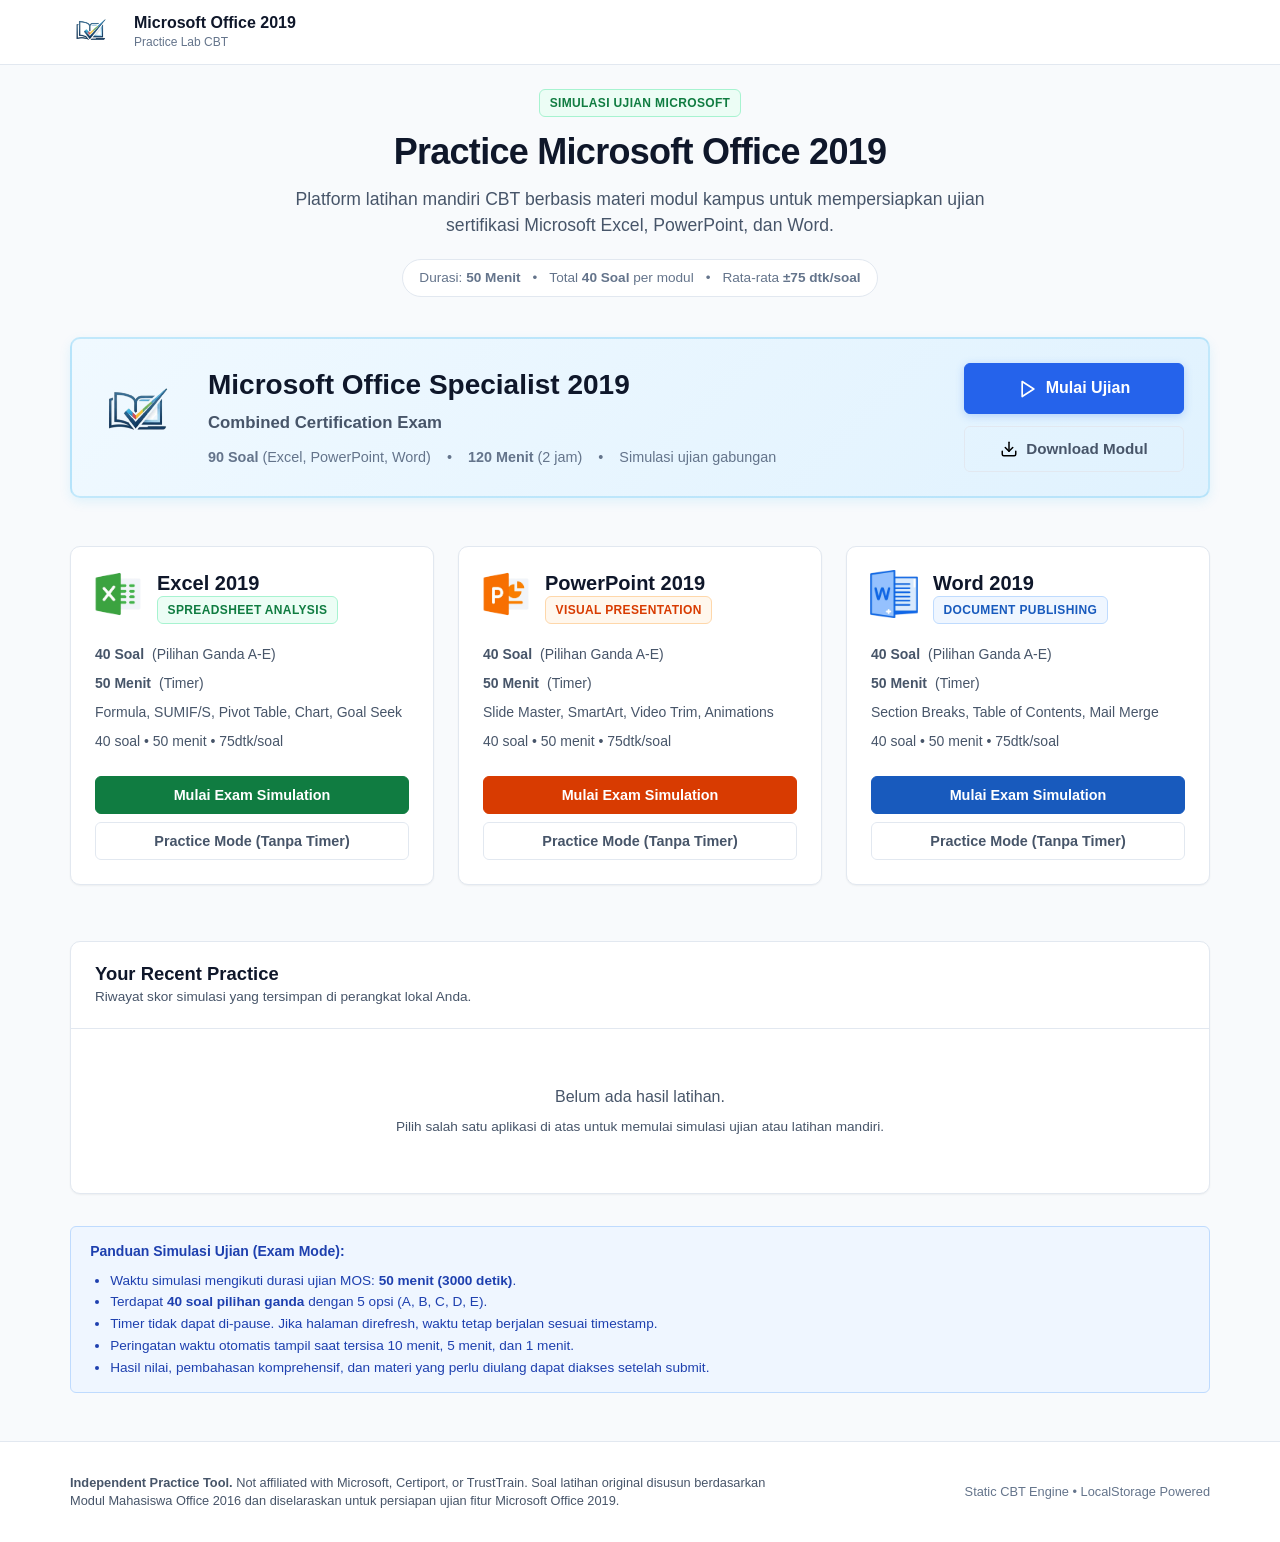
<file: index.html>
<!DOCTYPE html>
<html lang="id">
<head>
  <meta charset="UTF-8">
  <meta name="viewport" content="width=device-width, initial-scale=1.0">
  <meta name="description" content="Simulasi Ujian CBT Microsoft Office 2019 (Excel, PowerPoint, Word) berbasis Modul Mahasiswa Office 2016 dan standar durasi ujian MOS.">
  <link rel="icon" type="image/png" href="assets/images/logo.png">
  <title>Microsoft Office 2019 Practice Lab | Simulasi CBT Mandiri</title>
  <link rel="stylesheet" href="assets/css/tokens.css">
  <link rel="stylesheet" href="assets/css/base.css">
  <link rel="stylesheet" href="assets/css/components/button.css">
  <link rel="stylesheet" href="assets/css/components/badge.css">
  <link rel="stylesheet" href="assets/css/components/card.css">
  <link rel="stylesheet" href="assets/css/components/alert.css">
  <link rel="stylesheet" href="assets/css/components/modal.css">
  <link rel="stylesheet" href="assets/css/components/animations.css">
</head>
<body>

  <!-- Top Navigation -->
  <nav class="navbar" aria-label="Main Navigation">
    <div class="container navbar-inner">
      <a href="index.html" class="brand-link" aria-label="Kembali ke Beranda">
        <img src="assets/images/logo.png" alt="Logo" style="width:40px;height:40px;object-fit:contain;margin-right:0.75rem;" onerror="this.style.display='none'">
        <div class="brand-text">
          <span class="brand-title">Microsoft Office 2019</span>
          <span class="brand-subtitle">Practice Lab CBT</span>
        </div>
      </a>
      <div class="nav-actions" aria-hidden="true"></div>
    </div>
  </nav>

  <!-- Main Content -->
  <main>
    <div class="container">
      
      <!-- Hero Section -->
      <section style="margin-bottom:2.5rem;text-align:center;max-width:760px;margin-inline:auto;">
        <span class="badge badge-excel" style="margin-bottom:0.75rem;">Simulasi Ujian Microsoft</span>
        <h1 style="margin-bottom:0.75rem;font-size:2.25rem;letter-spacing:-0.02em;">Practice Microsoft Office 2019</h1>
        <p style="font-size:1.1rem;color:var(--text-secondary);margin-bottom:1.25rem;">
          Platform latihan mandiri CBT berbasis materi modul kampus untuk mempersiapkan ujian sertifikasi Microsoft Excel, PowerPoint, dan Word.
        </p>
        <div style="display:inline-flex;align-items:center;gap:0.75rem;background:var(--bg-surface);padding:0.5rem 1rem;border-radius:var(--radius-full);border:1px solid var(--border-light);font-size:0.85rem;color:var(--text-muted);flex-wrap:wrap;justify-content:center;">
          <span class="text-detail-desktop">Durasi: <strong>50 Menit</strong></span>
          <span class="separator-desktop">&bull;</span>
          <span class="text-detail-desktop">Total <strong>40 Soal</strong> per modul</span>
          <span class="separator-desktop">&bull;</span>
          <span class="text-detail-desktop">Rata-rata <strong>&plusmn;75 dtk/soal</strong></span>
          
          <span class="text-detail-mobile"><strong>50 menit</strong> &bull; <strong>40 soal</strong> &bull; <strong>75dtk/soal</strong></span>
        </div>
      </section>

      <!-- Active Ongoing Exam Banner -->
      <div id="activeExamBanner" style="display:none;margin-bottom:2rem;">
        <div class="alert alert-warning" style="display:flex;align-items:center;justify-content:space-between;flex-wrap:wrap;gap:1rem;">
          <div>
            <strong>Simulasi Ujian Sedang Berjalan</strong>
            <p id="activeExamDesc" style="font-size:0.85rem;margin-top:0.25rem;">Anda memiliki sesi ujian yang belum selesai.</p>
          </div>
          <div style="display:flex;gap:0.5rem;">
            <a id="btnResumeExam" href="exam.html" class="btn btn-warning btn-sm">Lanjutkan Ujian</a>
            <button id="btnDiscardExam" type="button" class="btn btn-outline btn-sm">Batalkan Sesi</button>
          </div>
        </div>
      </div>

      <!-- Combined Exam Card -->
      <article class="card card-hover app-card" style="grid-column: 1 / -1; background: linear-gradient(135deg, #f0f9ff 0%, #e0f2fe 100%); border: 2px solid rgba(14,165,233,0.2); box-shadow: 0 4px 12px rgba(14,165,233,0.1);">
        <div class="card-body">
          <div style="display:flex;align-items:center;gap:2rem;flex-wrap:wrap;">
            <!-- Logo -->
            <div style="flex-shrink:0;">
              <img src="assets/images/logo.png" alt="Microsoft Office Specialist" style="width:80px;height:80px;object-fit:contain;" onerror="this.style.display='none'">
            </div>
            
            <!-- Content -->
            <div style="flex:1;min-width:300px;">
              <h3 style="font-size:1.75rem;margin-bottom:0.5rem;font-weight:800;color:var(--text-primary);">
                Microsoft Office Specialist 2019
              </h3>
              <p style="font-size:1.05rem;color:var(--text-secondary);margin-bottom:0.75rem;font-weight:600;">
                Combined Certification Exam
              </p>
              <div style="display:flex;align-items:center;gap:1rem;flex-wrap:wrap;font-size:0.9rem;color:var(--text-muted);">
                <span>
                  <strong>90 Soal</strong>
                  <span class="text-detail-desktop"> (Excel, PowerPoint, Word)</span>
                </span>
                <span class="separator-desktop">&bull;</span>
                <span>
                  <strong>120 Menit</strong>
                  <span class="text-detail-desktop"> (2 jam)</span>
                </span>
                <span class="separator-desktop">&bull;</span>
                <span class="text-detail-desktop">Simulasi ujian gabungan</span>
              </div>
            </div>
            
            <!-- Actions -->
            <div style="display:flex;flex-direction:column;gap:0.75rem;min-width:220px;">
              <button onclick="showCombinedExamModal()" class="btn btn-primary" style="font-size:1rem;padding:0.875rem 1.75rem;display:inline-flex;align-items:center;justify-content:center;gap:0.5rem;box-shadow:0 2px 8px rgba(59,130,246,0.3);transition:all 0.2s ease;">
                <img src="assets/images/play-icon.svg" alt="" style="width:20px;height:20px;filter:brightness(0) invert(1);" onerror="this.style.display='none'">
                Mulai Ujian
              </button>
              <a href="docs/MOS-2019-Module.pdf" download class="btn btn-outline" style="font-size:0.95rem;padding:0.75rem 1.5rem;display:inline-flex;align-items:center;justify-content:center;gap:0.5rem;transition:all 0.2s ease;">
                <img src="assets/images/download-icon.svg" alt="" style="width:18px;height:18px;" onerror="this.style.display='none'">
                Download Modul
              </a>
            </div>
          </div>
        </div>
      </article>

      <hr style="grid-column: 1 / -1; border: 0; border-top: 1px solid var(--border); margin: 1.5rem 0;">

      <!-- Application Selection Cards -->
      <section aria-labelledby="apps-heading">
        <h2 id="apps-heading" class="sr-only">Pilih Modul Aplikasi</h2>
        <div class="apps-grid">

          <!-- Excel Card -->
          <article class="card card-hover app-card">
            <div class="card-body">
              <div class="app-card-top">
                <div class="app-icon-box" style="background:none;padding:0;border:none;">
                  <img src="assets/images/excel-icon.png" alt="Excel" style="width:48px;height:48px;object-fit:contain;" onerror="this.style.display='none'">
                </div>
                <div>
                  <h3 style="font-size:1.25rem;">Excel 2019</h3>
                  <span class="badge badge-excel">Spreadsheet Analysis</span>
                </div>
              </div>

              <div class="app-meta-list">
                <div class="app-meta-item text-detail-desktop">
                  <strong>40 Soal</strong>
                  <span> (Pilihan Ganda A-E)</span>
                </div>
                <div class="app-meta-item text-detail-desktop">
                  <strong>50 Menit</strong>
                  <span> (Timer)</span>
                </div>
                <div class="app-meta-item text-detail-desktop">
                  <span>Formula, SUMIF/S, Pivot Table, Chart, Goal Seek</span>
                </div>
                <div class="app-meta-item text-detail-mobile">
                  40 soal &bull; 50 menit &bull; 75dtk/soal
                </div>
              </div>

              <div class="app-actions">
                <a href="exam.html?app=excel" class="btn btn-excel btn-block" id="btn-exam-excel">Mulai Exam Simulation</a>
                <a href="practice.html?app=excel" class="btn btn-outline btn-block" id="btn-practice-excel">Practice Mode (Tanpa Timer)</a>
              </div>
            </div>
          </article>

          <!-- PowerPoint Card -->
          <article class="card card-hover app-card">
            <div class="card-body">
              <div class="app-card-top">
                <div class="app-icon-box" style="background:none;padding:0;border:none;">
                  <img src="assets/images/powerpoint-icon.png" alt="PowerPoint" style="width:48px;height:48px;object-fit:contain;" onerror="this.style.display='none'">
                </div>
                <div>
                  <h3 style="font-size:1.25rem;">PowerPoint 2019</h3>
                  <span class="badge badge-ppt">Visual Presentation</span>
                </div>
              </div>

              <div class="app-meta-list">
                <div class="app-meta-item text-detail-desktop">
                  <strong>40 Soal</strong>
                  <span> (Pilihan Ganda A-E)</span>
                </div>
                <div class="app-meta-item text-detail-desktop">
                  <strong>50 Menit</strong>
                  <span> (Timer)</span>
                </div>
                <div class="app-meta-item text-detail-desktop">
                  <span>Slide Master, SmartArt, Video Trim, Animations</span>
                </div>
                <div class="app-meta-item text-detail-mobile">
                  40 soal &bull; 50 menit &bull; 75dtk/soal
                </div>
              </div>

              <div class="app-actions">
                <a href="exam.html?app=powerpoint" class="btn btn-ppt btn-block" id="btn-exam-ppt">Mulai Exam Simulation</a>
                <a href="practice.html?app=powerpoint" class="btn btn-outline btn-block" id="btn-practice-ppt">Practice Mode (Tanpa Timer)</a>
              </div>
            </div>
          </article>

          <!-- Word Card -->
          <article class="card card-hover app-card">
            <div class="card-body">
              <div class="app-card-top">
                <div class="app-icon-box" style="background:none;padding:0;border:none;">
                  <img src="assets/images/word-icon.png" alt="Word" style="width:48px;height:48px;object-fit:contain;" onerror="this.style.display='none'">
                </div>
                <div>
                  <h3 style="font-size:1.25rem;">Word 2019</h3>
                  <span class="badge badge-word">Document Publishing</span>
                </div>
              </div>

              <div class="app-meta-list">
                <div class="app-meta-item text-detail-desktop">
                  <strong>40 Soal</strong>
                  <span> (Pilihan Ganda A-E)</span>
                </div>
                <div class="app-meta-item text-detail-desktop">
                  <strong>50 Menit</strong>
                  <span> (Timer)</span>
                </div>
                <div class="app-meta-item text-detail-desktop">
                  <span>Section Breaks, Table of Contents, Mail Merge</span>
                </div>
                <div class="app-meta-item text-detail-mobile">
                  40 soal &bull; 50 menit &bull; 75dtk/soal
                </div>
              </div>

              <div class="app-actions">
                <a href="exam.html?app=word" class="btn btn-word btn-block" id="btn-exam-word">Mulai Exam Simulation</a>
                <a href="practice.html?app=word" class="btn btn-outline btn-block" id="btn-practice-word">Practice Mode (Tanpa Timer)</a>
              </div>
            </div>
          </article>

        </div>
      </section>

      <!-- Recent Practice History -->
      <section style="margin-top:3.5rem;">
        <div class="card">
          <div class="card-header">
            <div>
              <h3>Your Recent Practice</h3>
              <p style="font-size:0.85rem;margin-top:2px;">Riwayat skor simulasi yang tersimpan di perangkat lokal Anda.</p>
            </div>
            <button id="btnClearHistory" type="button" class="btn btn-outline btn-sm" style="display:none;">Hapus Riwayat</button>
          </div>
          <div class="card-body">
            <div id="emptyHistoryNotice" style="text-align:center;padding:2rem 1rem;color:var(--text-muted);">
              <p style="font-size:1rem;font-weight:500;">Belum ada hasil latihan.</p>
              <p style="font-size:0.85rem;margin-top:0.5rem;">Pilih salah satu aplikasi di atas untuk memulai simulasi ujian atau latihan mandiri.</p>
            </div>
            <div id="recentHistoryContainer"></div>
          </div>
        </div>
      </section>

      <!-- Exam Rules Information -->
      <section style="margin-top:2rem;">
        <div class="alert alert-info">
          <div>
            <strong>Panduan Simulasi Ujian (Exam Mode):</strong>
            <ul style="margin-left:1.25rem;margin-top:0.5rem;font-size:0.85rem;line-height:1.6;">
              <li>Waktu simulasi mengikuti durasi ujian MOS: <strong>50 menit (3000 detik)</strong>.</li>
              <li>Terdapat <strong>40 soal pilihan ganda</strong> dengan 5 opsi (A, B, C, D, E).</li>
              <li>Timer tidak dapat di-pause. Jika halaman direfresh, waktu tetap berjalan sesuai timestamp.</li>
              <li>Peringatan waktu otomatis tampil saat tersisa 10 menit, 5 menit, dan 1 menit.</li>
              <li>Hasil nilai, pembahasan komprehensif, dan materi yang perlu diulang dapat diakses setelah submit.</li>
            </ul>
          </div>
        </div>
      </section>

    </div>
  </main>

  <!-- Site Footer -->
  <footer class="site-footer">
    <div class="container footer-inner">
      <div style="max-width:700px;font-size:0.8rem;line-height:1.4;color:var(--text-muted);">
        <p class="footer-text-desktop">
          <strong>Independent Practice Tool.</strong> Not affiliated with Microsoft, Certiport, or TrustTrain. 
          Soal latihan original disusun berdasarkan Modul Mahasiswa Office 2016 dan diselaraskan untuk persiapan ujian fitur Microsoft Office 2019.
        </p>
        <p class="footer-text-mobile">
          <strong>Practice Tool</strong> &mdash; Not affiliated with Microsoft.
        </p>
      </div>
      <div style="font-size:0.8rem;color:var(--text-muted);">
        Static CBT Engine &bull; LocalStorage Powered
      </div>
    </div>
  </footer>

  <!-- Combined Exam Info Modal -->
  <div id="combinedExamModal" class="modal-backdrop" style="display:none;">
    <div class="modal-dialog" role="dialog" aria-labelledby="combinedExamTitle" aria-modal="true" style="max-width:560px;">
      <div class="modal-header">
        <h3 id="combinedExamTitle" style="font-size:1.25rem;margin:0;font-weight:700;">Microsoft Office 2019</h3>
        <button type="button" class="modal-close" onclick="hideCombinedExamModal()" aria-label="Tutup" style="background:rgba(0,0,0,0.05);border:none;border-radius:50%;width:32px;height:32px;display:flex;align-items:center;justify-content:center;cursor:pointer;transition:all 0.2s ease;padding:0;" onmouseover="this.style.background='rgba(0,0,0,0.1)'" onmouseout="this.style.background='rgba(0,0,0,0.05)'">
          <svg width="16" height="16" viewBox="0 0 16 16" fill="none" stroke="currentColor" stroke-width="2" stroke-linecap="round"><path d="M12 4L4 12M4 4l8 8"/></svg>
        </button>
      </div>
      <div class="modal-body" style="padding:1.5rem;">
        <div style="background:var(--bg-surface);padding:1rem;border-radius:var(--radius-sm);border:1px solid var(--border);margin-bottom:1.25rem;">
          <h4 style="font-size:1rem;font-weight:700;margin-bottom:0.75rem;color:var(--text-secondary);">Format Ujian</h4>
          <ul style="margin:0;padding-left:1.25rem;font-size:0.9rem;line-height:1.8;color:var(--text-primary);">
            <li><strong>90 Soal</strong>: Excel (30) + PowerPoint (30) + Word (30)</li>
            <li><strong>120 Menit</strong> (2 jam) dengan timer countdown</li>
            <li>Soal dipilih acak dari total 120 soal tersedia</li>
            <li>Urutan soal dan opsi jawaban diacak</li>
          </ul>
        </div>
        
        <div style="background:var(--status-warning-bg);padding:1rem;border-radius:var(--radius-sm);border:1px solid var(--status-warning);margin-bottom:1.25rem;">
          <h4 style="font-size:0.95rem;font-weight:700;margin-bottom:0.5rem;color:var(--text-secondary);">Aturan Ujian</h4>
          <ul style="margin:0;padding-left:1.25rem;font-size:0.85rem;line-height:1.6;color:var(--text-primary);">
            <li>Timer tidak dapat di-pause atau dihentikan</li>
            <li>Refresh halaman tidak mereset timer (timestamp-based)</li>
            <li>Sistem otomatis submit saat waktu habis (00:00)</li>
            <li>Anda dapat menandai soal untuk direview nanti</li>
            <li>Hasil final dan pembahasan ditampilkan setelah submit</li>
          </ul>
        </div>
        
        <p style="font-size:0.85rem;color:var(--text-muted);margin-bottom:1.5rem;text-align:center;">
          Pastikan Anda siap dan memiliki waktu luang 2 jam sebelum memulai.
        </p>
        
        <div style="display:flex;gap:0.75rem;">
          <button onclick="hideCombinedExamModal()" class="btn btn-outline" style="flex:1;">Batal</button>
          <button onclick="confirmStartCombinedExam()" class="btn btn-primary" style="flex:2;">Mulai Sekarang</button>
        </div>
      </div>
    </div>
  </div>

  <!-- Scripts -->
  <script src="assets/js/components/modal-alert.js"></script>
  <script src="assets/js/core/constants.js"></script>
  <script src="assets/js/services/storage.js"></script>
  <script src="assets/js/pages/dashboard.js"></script>
</body>
</html>
</file>
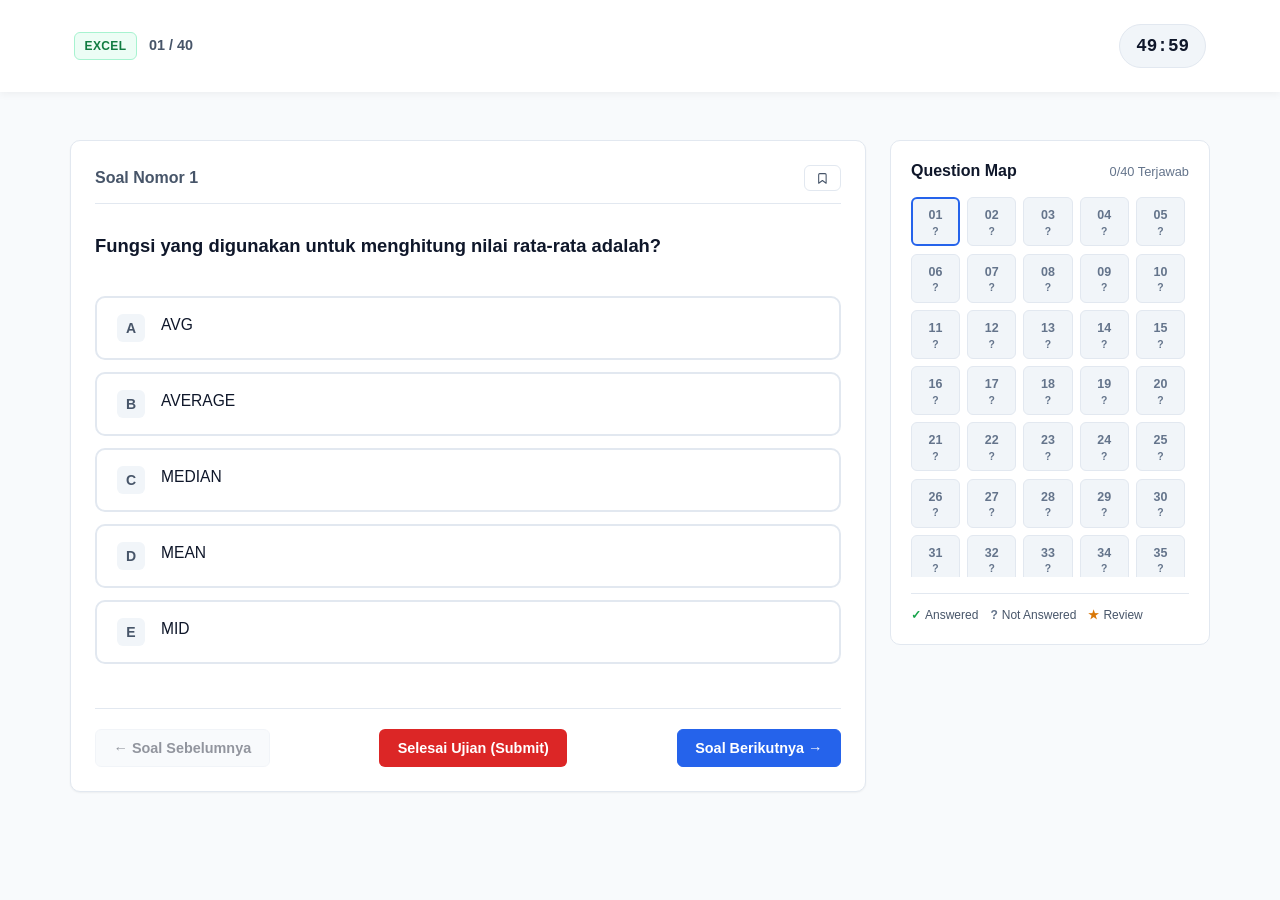
<file: exam.html>
<!DOCTYPE html>
<html lang="id">
<head>
  <meta charset="UTF-8">
  <meta name="viewport" content="width=device-width, initial-scale=1.0">
  <meta name="description" content="Exam Simulation Mode CBT Microsoft Office 2019 - 40 Soal, 50 Menit dengan sistem timer standar MOS.">
  <link rel="icon" type="image/png" href="assets/images/logo.png">
  <title>Exam Simulation | Microsoft Office 2019 Practice Lab</title>
  <link rel="stylesheet" href="assets/css/tokens.css">
  <link rel="stylesheet" href="assets/css/base.css">
  <link rel="stylesheet" href="assets/css/components/button.css">
  <link rel="stylesheet" href="assets/css/components/badge.css">
  <link rel="stylesheet" href="assets/css/components/card.css">
  <link rel="stylesheet" href="assets/css/components/option.css">
  <link rel="stylesheet" href="assets/css/components/timer.css">
  <link rel="stylesheet" href="assets/css/components/alert.css">
  <link rel="stylesheet" href="assets/css/components/modal.css">
    <link rel="stylesheet" href="assets/css/components/exam-header.css">
    <link rel="stylesheet" href="assets/css/components/practice-feedback.css">
    <link rel="stylesheet" href="assets/css/components/animations.css">
  </head>
<body>

  <!-- Exam Top Bar -->
  <header class="exam-header">
    <!-- Desktop Header (>= 992px) -->
    <div class="exam-header-desktop">
      <div class="container" style="display:flex;align-items:center;justify-content:space-between;padding:0.75rem 1.5rem;gap:2rem;">
        <!-- Left: App Badge + Counter + Review -->
        <div style="display:flex;align-items:center;gap:0.75rem;">
          <span class="badge" id="appBadgeDesktop">Excel</span>
          <span class="badge badge-secondary" id="qAppBadgeDesktop" style="display:none;font-size:0.7rem;"></span>
          <span id="qHeaderCounterDesktop" style="font-size:0.9rem;font-weight:600;color:var(--text-secondary);">01 / 40</span>
          <span id="reviewStatusBadgeDesktop" style="display:none;color:var(--status-warning);font-size:1.1rem;" title="Ditandai untuk review">★</span>
        </div>
        
        <!-- Right: Timer -->
        <div id="examTimerPillDesktop" class="timer-pill" style="font-size:1.1rem;font-weight:700;padding:0.5rem 1rem;">
          <span id="timerDisplayDesktop">50:00</span>
        </div>
      </div>
    </div>
    
    <!-- Mobile Header (< 992px): single compact bar -->
    <div class="exam-header-mobile">
      <div style="display:flex;align-items:center;justify-content:space-between;gap:0.5rem;padding:0.65rem 0.85rem;background:var(--surface);border-bottom:1px solid var(--border);">
        <div style="display:flex;align-items:center;gap:0.45rem;min-width:0;">
          <span class="badge" id="appBadge">Excel</span>
          <span class="badge badge-secondary" id="qAppBadge" style="display:none;font-size:0.65rem;"></span>
          <span id="qHeaderCounter" style="font-size:0.85rem;font-weight:600;color:var(--text-secondary);white-space:nowrap;">01 / 40</span>
          <span id="reviewStatusBadge" style="display:none;color:var(--status-warning);font-size:1rem;" title="Ditandai untuk review">★</span>
        </div>
        <div style="display:flex;align-items:center;gap:0.4rem;flex-shrink:0;">
          <div id="examTimerPill" class="timer-pill" style="font-size:0.95rem;font-weight:700;padding:0.4rem 0.7rem;">
            <span id="timerDisplay">50:00</span>
          </div>
          <button id="btnSubmitExamMobile" type="button" class="btn btn-danger btn-sm" style="display:none;font-size:0.8rem;padding:0.4rem 0.65rem;">
            Selesai
          </button>
        </div>
      </div>
    </div>
  </header>

  <!-- Main Question Area -->
  <main>
    <div class="container">
      
      <div class="exam-layout">
        
        <!-- Left: Question & Answers -->
        <section class="card" style="padding: 1.5rem;" aria-labelledby="questionHeading">
          <div class="question-container">
            
            <div class="question-top-bar">
              <div style="display: flex; align-items: center; gap: 0.6rem;">
                <h1 id="questionHeading" style="font-size: 1rem; font-weight: 700; color: var(--text-secondary);">
                  Soal Nomor <span id="currentQuestionNum">1</span>
                </h1>
                <span id="reviewStatusBadge" class="badge badge-warning" style="display: none;">
                  ★ Ditandai Review
                </span>
              </div>
              
              <button id="btnMarkReview" type="button" class="btn btn-outline btn-sm" aria-pressed="false">
                ★ Tandai untuk Review
              </button>
            </div>

            <!-- Question Prompt -->
            <div id="questionPrompt" class="question-prompt">
              Memuat soal simulasi...
            </div>

            <!-- Options List A - E -->
            <div id="optionsList" class="options-list" role="radiogroup" aria-label="Pilihan Jawaban">
              <!-- Populated by JS -->
            </div>

            <!-- Bottom Navigation Bar -->
            <div class="exam-footer-nav">
              <button id="btnPrev" type="button" class="btn btn-secondary">
                <span class="btn-text-full">← Soal Sebelumnya</span>
                <span class="btn-text-mobile">← Sebelumnya</span>
              </button>

              <div class="nav-center-action">
                <button id="btnSubmitExam" type="button" class="btn btn-danger">
                  <span class="btn-text-full">Selesai Ujian (Submit)</span>
                  <span class="btn-text-mobile">Selesai</span>
                </button>
              </div>

              <button id="btnNext" type="button" class="btn btn-primary">
                <span class="btn-text-full">Soal Berikutnya →</span>
                <span class="btn-text-mobile">Berikutnya →</span>
              </button>
            </div>

          </div>
        </section>

        <!-- Right: Question Map (Desktop Sidebar) -->
        <aside class="question-map-panel" id="desktopMapPanel">
          <div class="map-header">
            <h2 style="font-size: 1rem;">Question Map</h2>
            <span id="answeredStatusText" style="font-size: 0.8rem; color: var(--text-muted);">0/40 Terjawab</span>
          </div>

          <div id="desktopMapGrid" class="map-grid" aria-label="Navigasi Peta Soal">
            <!-- 40 Question pills -->
          </div>

          <div class="map-legend">
            <div class="legend-item"><span style="color: var(--status-success); font-weight: bold;">✓</span> Answered</div>
            <div class="legend-item"><span style="color: var(--text-muted); font-weight: bold;">?</span> Not Answered</div>
            <div class="legend-item"><span style="color: var(--status-warning); font-weight: bold;">★</span> Review</div>
          </div>
        </aside>

      </div>

    </div>
  </main>

  <!-- Mobile Fullscreen Question Drawer -->
  <div id="examDrawerFullscreen" class="fullscreen-drawer">
    <div class="fullscreen-drawer-header">
      <h3 style="margin:0;font-size:1.1rem;font-weight:700;">Navigasi Soal</h3>
      <div style="font-size:0.85rem;color:var(--text-muted);margin-top:0.25rem;" id="drawerAnsweredStatus">0 / 40 Terjawab</div>
    </div>
    
    <div class="fullscreen-drawer-body">
      <div id="fullscreenMapGrid" class="question-map-grid" style="display:grid;grid-template-columns:repeat(auto-fill,minmax(50px,1fr));gap:0.75rem;"></div>
    </div>
    
    <div class="fullscreen-drawer-footer">
      <button onclick="closeFullscreenDrawer(); document.getElementById('btnSubmitExam').click();" class="btn btn-danger" style="flex:1;font-size:1rem;padding:0.875rem;">
        Selesai Ujian
      </button>
      <button onclick="closeFullscreenDrawer()" class="btn btn-outline" style="flex:1;font-size:1rem;padding:0.875rem;">
        Tutup
      </button>
    </div>
  </div>

  <!-- Confirm Submit Modal Dialog -->
  <div id="submitModal" class="modal-backdrop" role="dialog" aria-modal="true" aria-labelledby="modalTitle">
    <div class="modal-dialog">
      <div class="modal-header">
        <h3 id="modalTitle" style="font-size: 1.15rem;">Akhiri dan Kumpulkan Ujian?</h3>
        <button type="button" onclick="UI.hideModal('submitModal')" aria-label="Tutup" style="background:rgba(0,0,0,0.05);border:none;border-radius:50%;width:32px;height:32px;display:flex;align-items:center;justify-content:center;cursor:pointer;transition:all 0.2s ease;padding:0;" onmouseover="this.style.background='rgba(0,0,0,0.1)'" onmouseout="this.style.background='rgba(0,0,0,0.05)'">
          <svg width="16" height="16" viewBox="0 0 16 16" fill="none" stroke="currentColor" stroke-width="2" stroke-linecap="round"><path d="M12 4L4 12M4 4l8 8"/></svg>
        </button>
      </div>
      <div class="modal-body">
        <p style="font-size: 0.95rem; margin-bottom: 1rem;">
          Apakah Anda yakin ingin mengakhiri sesi ujian simulasi ini?
        </p>
        <div class="alert alert-warning" style="margin-bottom: 1rem;">
          <ul style="margin-left: 1.25rem; font-size: 0.9rem; line-height: 1.6;">
            <li><strong id="modalUnansweredCount">0</strong> soal belum dijawab</li>
            <li><strong id="modalMarkedCount">0</strong> soal masih ditandai untuk review</li>
          </ul>
        </div>
        <p style="font-size: 0.85rem; color: var(--text-muted);">
          Setelah dikumpulkan, jawaban tidak dapat diubah dan Anda akan langsung diarahkan ke halaman hasil penilaian serta pembahasan lengkap.
        </p>
      </div>
      <div class="modal-footer">
              <button type="button" class="btn btn-outline" onclick="UI.hideModal('submitModal')">
                <span class="btn-text-full">Lanjutkan Ujian</span>
                <span class="btn-text-mobile">Lanjut</span>
              </button>
              <button id="btnConfirmSubmit" type="button" class="btn btn-danger">
                <span class="btn-text-full">Kumpulkan Sekarang</span>
                <span class="btn-text-mobile">Kumpulkan</span>
              </button>
            </div>
    </div>
  </div>

  <!-- Floating Action Button: Toggle Question Map (Mobile Only) -->
  <button id="fabToggleMap" class="fab-button" aria-label="Buka daftar soal">
    <svg width="24" height="24" viewBox="0 0 24 24" fill="none" stroke="currentColor" stroke-width="3" stroke-linecap="round" stroke-linejoin="round">
      <polyline points="15 18 9 12 15 6"></polyline>
    </svg>
  </button>

  <!-- Scripts -->
  <script src="assets/js/components/modal-alert.js"></script>
  <script src="assets/js/core/constants.js"></script>
  <script src="assets/js/data/excel.js"></script>
  <script src="assets/js/data/powerpoint.js"></script>
  <script src="assets/js/data/word.js"></script>
  <script src="assets/js/data/index.js"></script>
  <script src="assets/js/services/storage.js"></script>
  <script src="assets/js/services/timer.js"></script>
  <script src="assets/js/services/quiz-engine.js"></script>
  <script src="assets/js/components/icon.js"></script>
  <script src="assets/js/components/ui.js"></script>
  <script src="assets/js/pages/exam.js"></script>
</body>
</html>
</file>
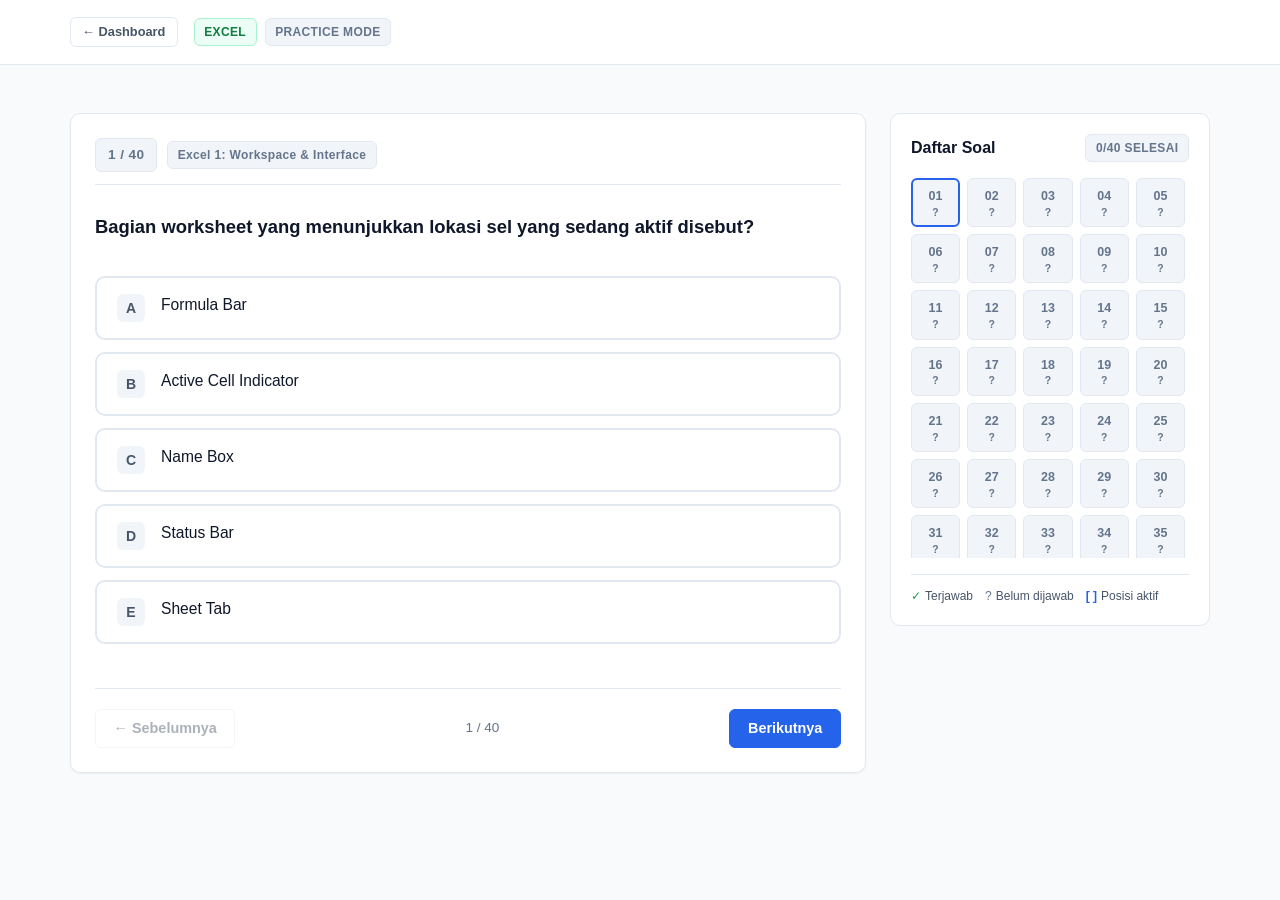
<file: practice.html>
<!DOCTYPE html>
<html lang="id">
<head>
  <meta charset="UTF-8">
  <meta name="viewport" content="width=device-width, initial-scale=1.0">
  <meta name="description" content="Practice Mode CBT Microsoft Office 2019 - Latihan interaktif tanpa batasan waktu dengan pembahasan langsung.">
  <title>Practice Mode | Microsoft Office 2019 Practice Lab</title>
  <link rel="stylesheet" href="assets/css/tokens.css">
  <link rel="stylesheet" href="assets/css/base.css">
  <link rel="stylesheet" href="assets/css/components/button.css">
  <link rel="stylesheet" href="assets/css/components/badge.css">
  <link rel="stylesheet" href="assets/css/components/card.css">
  <link rel="stylesheet" href="assets/css/components/option.css">
  <link rel="stylesheet" href="assets/css/components/timer.css">
  <link rel="stylesheet" href="assets/css/components/alert.css">
  <link rel="stylesheet" href="assets/css/components/modal.css">
  <link rel="stylesheet" href="assets/css/components/practice-feedback.css">
  <link rel="stylesheet" href="assets/css/components/animations.css">
</head>
<body>

  <!-- Practice Header Bar -->
  <header class="navbar" style="border-bottom: 1px solid var(--border-light);">
    <div class="container navbar-inner">
      <div style="display: flex; align-items: center; gap: 1rem;">
        <a href="index.html" class="btn btn-outline btn-sm" aria-label="Kembali ke Dashboard">
          ← Dashboard
        </a>
        <div style="display: flex; align-items: center; gap: 0.5rem;">
          <span id="appBadge" class="badge badge-excel">Excel 2019</span>
          <span class="badge badge-neutral">Practice Mode</span>
        </div>
      </div>
      
      <div style="display: flex; align-items: center; gap: 0.75rem;">
        <span style="font-size: 0.85rem; color: var(--text-muted); display: none;" id="progressText" class="d-sm-inline">
          Progress: <strong id="answeredCounter">0</strong>/40
        </span>
      </div>
    </div>
  </header>

  <!-- Main Content Area -->
  <main>
    <div class="container">
      
      <div class="exam-layout">
        
        <!-- Main Question & Options Area -->
        <div class="card" style="padding: 1.5rem;">
          <div class="question-container">
            
            <div class="question-top-bar">
              <div style="display: flex; align-items: center; gap: 0.6rem;">
                <span id="questionNumBadge" class="badge badge-neutral" style="font-size: 0.85rem; padding: 0.35rem 0.75rem; font-weight: 600;">
                  1 / 40
                </span>
                <span id="lessonTag" class="badge badge-neutral text-detail-desktop" style="text-transform: none;">
                  Lesson
                </span>
              </div>
            </div>

            <!-- Question Prompt -->
            <div id="questionPrompt" class="question-prompt">
              Memuat soal...
            </div>

            <!-- Options List A - E -->
            <div id="optionsList" class="options-list" role="radiogroup" aria-label="Pilihan Jawaban">
              <!-- Dynamically populated -->
            </div>

            <!-- Immediate Practice Feedback Box -->
                        <div id="feedbackBox" class="practice-feedback-box" role="region" aria-live="polite">
                          <div style="display: flex; align-items: center; gap: 0.5rem; margin-bottom: 0.75rem;">
                            <span id="feedbackStatusBadge" class="badge badge-success practice-feedback-badge" style="font-size: 0.85rem;">
                              ✓ <span class="feedback-text-desktop">Jawaban Benar</span>
                            </span>
                            <span class="text-detail-desktop" style="font-size: 0.85rem; color: var(--text-secondary);">
                              Kunci: <strong id="feedbackCorrectAnswerKey">A</strong>
                            </span>
                          </div>
                          <div style="font-size: 0.95rem; line-height: 1.5; color: var(--text-primary);" id="feedbackExplanation">
                            Penjelasan materi akan tampil di sini.
                          </div>

                          <!-- Rationale Section: Why your answer is wrong/right -->
                          <div id="feedbackRationaleSection" class="feedback-rationale-section"></div>

                          <div class="text-detail-desktop" style="margin-top: 0.75rem; font-size: 0.8rem; color: var(--text-muted); border-top: 1px solid var(--border-light); padding-top: 0.5rem;">
                            Sumber: <span id="feedbackLessonSource">Modul Office</span>
                          </div>
                        </div>

            <!-- Navigation Controls -->
            <div class="exam-footer-nav">
              <button id="btnPrev" type="button" class="btn btn-outline">
                ← Sebelumnya
              </button>

              <div class="nav-center-action">
                <span id="questionCounterSmall" style="font-size: 0.85rem; color: var(--text-muted); align-self: center;">
                  1 / 40
                </span>
              </div>

              <button id="btnNext" type="button" class="btn btn-primary">
                Berikutnya →
              </button>
            </div>

          </div>
        </div>

        <!-- Right Side: Question Navigation Map (Desktop) -->
        <aside class="question-map-panel" style="display: none;" id="desktopMapPanel">
          <div class="map-header">
            <h3 style="font-size: 1rem;">Daftar Soal</h3>
            <span id="desktopProgressBadge" class="badge badge-neutral">0/40 Selesai</span>
          </div>

          <div id="desktopMapGrid" class="map-grid" aria-label="Peta Navigasi Soal">
            <!-- Grid 1-40 -->
          </div>

          <div class="map-legend">
            <div class="legend-item"><span style="color: var(--status-success);">✓</span> Terjawab</div>
            <div class="legend-item"><span style="color: var(--text-muted);">?</span> Belum dijawab</div>
            <div class="legend-item"><span style="color: var(--brand-primary); font-weight: bold;">[ ]</span> Posisi aktif</div>
          </div>
        </aside>

      </div>

    </div>
  </main>

  <!-- Mobile Fullscreen Question Drawer -->
  <div id="practiceDrawerFullscreen" class="fullscreen-drawer">
    <div class="fullscreen-drawer-header">
      <h3 style="margin:0;font-size:1.1rem;font-weight:700;">Daftar Soal</h3>
      <div style="font-size:0.85rem;color:var(--text-muted);margin-top:0.25rem;" id="drawerProgressText">0 / 40 Dijawab</div>
    </div>
    
    <div class="fullscreen-drawer-body">
      <div id="fullscreenMapGrid" class="question-map-grid" style="display:grid;grid-template-columns:repeat(auto-fill,minmax(50px,1fr));gap:0.75rem;"></div>
    </div>
    
    <div class="fullscreen-drawer-footer">
      <button onclick="closePracticeDrawer()" class="btn btn-primary btn-block" style="font-size:1rem;padding:0.875rem;">
        Tutup
      </button>
    </div>
  </div>

  <!-- Practice Completion Modal -->
  <div id="practiceCompletionModal" class="modal-backdrop" style="display:none;">
    <div class="modal-dialog" role="dialog" aria-labelledby="completionTitle" aria-modal="true" style="max-width:480px;">
      <div class="modal-header" style="background:var(--status-success-bg);border-bottom:2px solid var(--status-success);">
        <h3 id="completionTitle" style="font-size:1.4rem;margin:0;font-weight:700;color:var(--status-success);">
          🎉 Latihan Selesai!
        </h3>
      </div>
      <div class="modal-body" style="padding:1.5rem;text-align:center;">
        <p style="font-size:1rem;color:var(--text-primary);margin-bottom:1rem;" id="completionMessage">
          Anda telah menyelesaikan latihan untuk modul ini.
        </p>
        
        <div style="background:var(--bg-surface);padding:1rem;border-radius:var(--radius-sm);border:1px solid var(--border);margin-bottom:1.5rem;">
          <div style="font-size:0.85rem;color:var(--text-muted);margin-bottom:0.5rem;">Total Soal Dijawab</div>
          <div style="font-size:2rem;font-weight:800;color:var(--color-primary);" id="completionAnsweredCount">0 / 40</div>
        </div>
        
        <p style="font-size:0.85rem;color:var(--text-muted);margin-bottom:1.5rem;">
          Untuk evaluasi lengkap dengan timer dan pembahasan komprehensif, coba mode <strong>Exam Simulation</strong>.
        </p>
        
        <button onclick="returnToDashboard()" class="btn btn-primary btn-block" style="font-size:1rem;padding:0.875rem;">
          Kembali ke Dashboard
        </button>
      </div>
    </div>
  </div>

  <!-- Floating Action Button: Toggle Question Map (Mobile Only) -->
  <button id="fabToggleMap" class="fab-button" onclick="openPracticeDrawer()" aria-label="Buka daftar soal">
    <svg width="24" height="24" viewBox="0 0 24 24" fill="none" stroke="currentColor" stroke-width="3" stroke-linecap="round" stroke-linejoin="round">
      <polyline points="15 18 9 12 15 6"></polyline>
    </svg>
  </button>

  <!-- Scripts -->
  <script src="assets/js/components/modal-alert.js"></script>
  <script src="assets/js/core/constants.js"></script>
  <script src="assets/js/data/excel.js"></script>
  <script src="assets/js/data/powerpoint.js"></script>
  <script src="assets/js/data/word.js"></script>
  <script src="assets/js/data/index.js"></script>
  <script src="assets/js/services/storage.js"></script>
  <script src="assets/js/services/quiz-engine.js"></script>
  <script src="assets/js/components/icon.js"></script>
  <script src="assets/js/components/ui.js"></script>
  <script src="assets/js/pages/practice.js"></script>
</body>
</html>
</file>
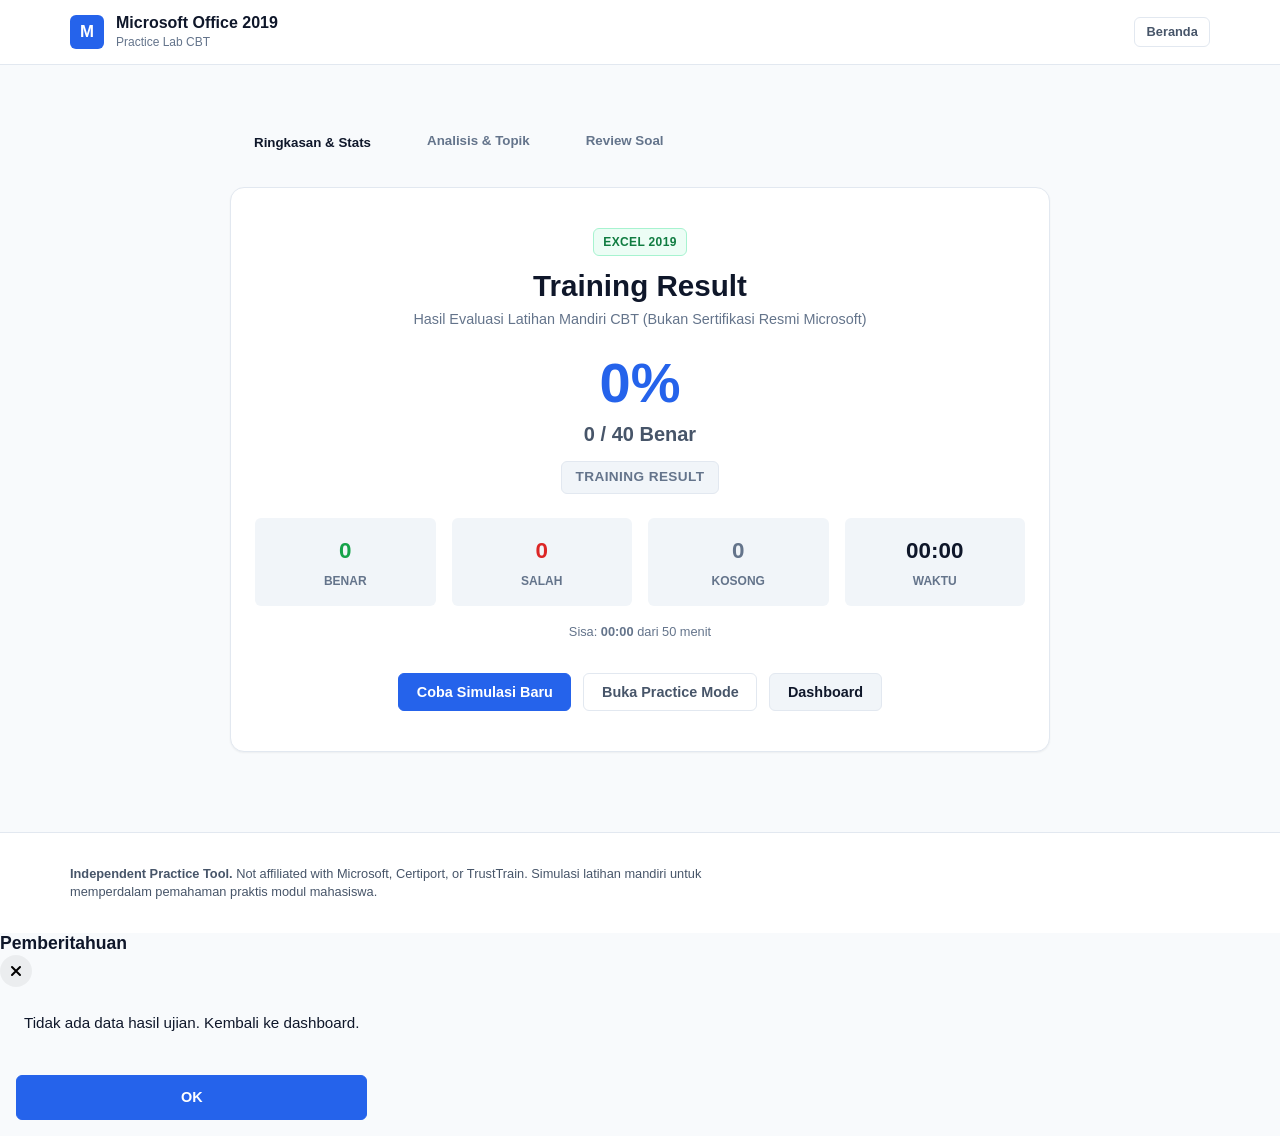
<file: result.html>
<!DOCTYPE html>
<html lang="id">
<head>
  <meta charset="UTF-8">
  <meta name="viewport" content="width=device-width, initial-scale=1.0">
  <meta name="description" content="Hasil Simulasi Ujian CBT Microsoft Office 2019 - Analisis Skor, Breakdown Materi, dan Pembahasan Lengkap.">
  <title>Hasil Simulasi Ujian | Microsoft Office 2019 Practice Lab</title>
  <link rel="stylesheet" href="assets/css/tokens.css">
  <link rel="stylesheet" href="assets/css/base.css">
  <link rel="stylesheet" href="assets/css/components/button.css">
  <link rel="stylesheet" href="assets/css/components/badge.css">
  <link rel="stylesheet" href="assets/css/components/card.css">
  <link rel="stylesheet" href="assets/css/components/alert.css">
  <link rel="stylesheet" href="assets/css/components/result.css">
</head>
<body>

  <!-- Top Navigation -->
  <nav class="navbar">
    <div class="container navbar-inner">
      <a href="index.html" class="brand-link">
        <div class="brand-icon">M</div>
        <div class="brand-text">
          <span class="brand-title">Microsoft Office 2019</span>
          <span class="brand-subtitle">Practice Lab CBT</span>
        </div>
      </a>
      <a href="index.html" class="btn btn-outline btn-sm">Beranda</a>
    </div>
  </nav>

  <!-- Main Content -->
  <main>
    <div class="container container-narrow">
      
      <!-- Tab Navigation -->
      <div class="result-tabs" style="margin:2rem 0 1.5rem;">
        <div class="tab-buttons" role="tablist" style="display:flex;gap:0.5rem;border-bottom:2px solid var(--border);overflow-x:auto;">
          <button class="tab-btn active" data-tab="stats" role="tab" aria-selected="true" onclick="switchResultTab('stats')" style="padding:0.75rem 1.5rem;border:none;background:none;font-weight:600;border-bottom:3px solid var(--color-primary);color:var(--color-primary);cursor:pointer;white-space:nowrap;">Ringkasan &amp; Stats</button>
          <button class="tab-btn" data-tab="analysis" role="tab" aria-selected="false" onclick="switchResultTab('analysis')" style="padding:0.75rem 1.5rem;border:none;background:none;font-weight:600;border-bottom:3px solid transparent;color:var(--text-muted);cursor:pointer;white-space:nowrap;">Analisis &amp; Topik</button>
          <button class="tab-btn" data-tab="review" role="tab" aria-selected="false" onclick="switchResultTab('review')" style="padding:0.75rem 1.5rem;border:none;background:none;font-weight:600;border-bottom:3px solid transparent;color:var(--text-muted);cursor:pointer;white-space:nowrap;">Review Soal</button>
        </div>
      </div>

      <!-- Result Header Card / Stats Tab -->
      <section id="tabStats" class="result-header-card tab-content">
        <span id="appBadge" class="badge badge-excel" style="margin-bottom:0.75rem;">Excel 2019</span>
        <h1 style="font-size:1.85rem;margin-bottom:0.25rem;">Training Result</h1>
        <p style="font-size:0.9rem;color:var(--text-muted);">
          Hasil Evaluasi Latihan Mandiri CBT (Bukan Sertifikasi Resmi Microsoft)
        </p>

        <!-- Score Display -->
        <div class="score-display">
          <div id="scorePercentage" class="score-percentage">0%</div>
          <div id="scoreRatio" class="score-ratio">0 / 40 Benar</div>
          <div id="statusBadge" class="badge badge-neutral" style="margin-top:0.75rem;font-size:0.85rem;padding:0.35rem 0.85rem;">
            Training Result
          </div>
        </div>

        <!-- Stats Grid -->
        <div class="stats-grid">
          <div class="stat-item">
            <div id="statCorrect" class="stat-value" style="color:var(--status-success);">0</div>
            <div class="stat-label">Benar</div>
          </div>
          <div class="stat-item">
            <div id="statWrong" class="stat-value" style="color:var(--status-danger);">0</div>
            <div class="stat-label">Salah</div>
          </div>
          <div class="stat-item">
            <div id="statUnanswered" class="stat-value" style="color:var(--text-muted);">0</div>
            <div class="stat-label">Kosong</div>
          </div>
          <div class="stat-item">
            <div id="statTimeUsed" class="stat-value">00:00</div>
            <div class="stat-label">Waktu</div>
          </div>
        </div>

        <div style="margin-top:1rem;font-size:0.8rem;color:var(--text-muted);">
          Sisa: <strong id="statTimeRemaining">00:00</strong> dari <span id="totalDurationText">50 menit</span>
        </div>

        <!-- Actions -->
        <div style="display:flex;justify-content:center;gap:0.75rem;margin-top:2rem;flex-wrap:wrap;">
          <a id="btnRetryExam" href="exam.html" class="btn btn-primary">Coba Simulasi Baru</a>
          <a id="btnPracticeMode" href="practice.html" class="btn btn-outline">Buka Practice Mode</a>
          <a href="index.html" class="btn btn-secondary">Dashboard</a>
        </div>
      </section>

      <!-- Topic Analytics / Analysis Tab -->
      <section id="tabAnalysis" class="card tab-content" style="margin-bottom:2rem;display:none;">
        <div class="card-header">
          <div>
            <h3>Analisis Penguasaan Materi</h3>
            <p style="font-size:0.85rem;color:var(--text-secondary);margin-top:2px;">
              Pemetaan topik modul berdasarkan akurasi jawaban.
            </p>
          </div>
        </div>
        <div class="card-body">
          
          <!-- Per-App Breakdown (Combined Mode Only) -->
          <div id="perAppBreakdownContainer" style="display:none;margin-bottom:1.5rem;"></div>

          <!-- Strengths & Weaknesses -->
          <div style="display:grid;grid-template-columns:1fr;gap:1rem;margin-bottom:1.5rem;">
            <div id="boxNeedsReview" class="alert alert-warning" style="display:none;">
              <div>
                <strong>Materi yang Perlu Diulang:</strong>
                <ul id="listNeedsReview" style="margin-left:1.25rem;margin-top:0.35rem;font-size:0.85rem;line-height:1.5;"></ul>
              </div>
            </div>

            <div id="boxStrengths" class="alert alert-success" style="display:none;">
              <div>
                <strong>Materi yang Telah Dikuasai Baik:</strong>
                <ul id="listStrengths" style="margin-left:1.25rem;margin-top:0.35rem;font-size:0.85rem;line-height:1.5;"></ul>
              </div>
            </div>
          </div>

          <!-- Breakdown Table -->
          <div style="overflow-x:auto;">
            <table class="breakdown-table">
              <thead>
                <tr>
                  <th>Materi / Modul</th>
                  <th>Benar</th>
                  <th>Salah</th>
                  <th>Kosong</th>
                  <th>Akurasi</th>
                </tr>
              </thead>
              <tbody id="lessonBreakdownTableBody"></tbody>
            </table>
          </div>

        </div>
      </section>

      <!-- Question Review / Review Tab -->
      <section id="tabReview" class="card tab-content" style="margin-bottom:3rem;display:none;">
        <div class="card-header" style="flex-wrap:wrap;gap:1rem;">
          <div>
            <h3>Review dan Pembahasan Soal</h3>
            <p style="font-size:0.85rem;color:var(--text-secondary);margin-top:2px;">
              Klik untuk melihat detail jawaban dan penjelasan.
            </p>
          </div>

          <!-- Filter Buttons -->
          <div id="filterButtonsContainer" style="display:flex;gap:0.4rem;flex-wrap:wrap;"></div>
        </div>

        <div class="card-body" id="reviewContainer">
          <!-- Populated by result.js -->
        </div>
      </section>

    </div>
  </main>

  <!-- Footer -->
  <footer class="site-footer">
    <div class="container footer-inner">
      <div style="max-width:700px;font-size:0.8rem;line-height:1.4;color:var(--text-muted);">
        <p class="footer-text-desktop">
          <strong>Independent Practice Tool.</strong> Not affiliated with Microsoft, Certiport, or TrustTrain. 
          Simulasi latihan mandiri untuk memperdalam pemahaman praktis modul mahasiswa.
        </p>
        <p class="footer-text-mobile">
          <strong>Practice Tool</strong> &mdash; Not affiliated with Microsoft.
        </p>
      </div>
    </div>
  </footer>

  <!-- Scripts -->
  <script src="assets/js/components/modal-alert.js"></script>
  <script src="assets/js/core/constants.js"></script>
  <script src="assets/js/services/storage.js"></script>
  <script src="assets/js/components/icon.js"></script>
  <script src="assets/js/pages/result.js"></script>
</body>
</html>
</file>
<file: assets/css/tokens.css>
/**
 * Design Tokens - Single Source of Truth
 * All values referenced via CSS custom properties.
 */

:root {
  /* ── Surface Colors ─────────────────────────────────────── */
  --bg-main:    #f8fafc;
  --bg-surface: #ffffff;
  --bg-subtle:  #f1f5f9;
  --bg-muted:   #e2e8f0;

  /* ── Border ─────────────────────────────────────────────── */
  --border-light: #e2e8f0;
  --border-focus: #3b82f6;

  /* ── Text ───────────────────────────────────────────────── */
  --text-primary:   #0f172a;
  --text-secondary: #475569;
  --text-muted:     #64748b;
  --text-inverse:   #ffffff;

  /* ── Brand ──────────────────────────────────────────────── */
  --brand-primary:       #2563eb;
  --brand-primary-hover: #1d4ed8;
  --brand-primary-light: #eff6ff;

  /* ── Office Accents ─────────────────────────────────────── */
  --color-excel:    #107c41;
  --color-excel-bg: #ecfdf5;
  --color-ppt:      #d83b01;
  --color-ppt-bg:   #fff7ed;
  --color-word:     #185abd;
  --color-word-bg:  #eff6ff;

  /* ── Status Semantic ────────────────────────────────────── */
  --status-success:    #16a34a;
  --status-success-bg: #f0fdf4;
  --status-warning:    #d97706;
  --status-warning-bg: #fffbeb;
  --status-danger:     #dc2626;
  --status-danger-bg:  #fef2f2;
  --status-info:       #2563eb;
  --status-info-bg:    #eff6ff;

  /* ── Typography ─────────────────────────────────────────── */
  --font-base: -apple-system, BlinkMacSystemFont, 'Segoe UI', Roboto, Helvetica, Arial, sans-serif;
  --font-mono: 'SFMono-Regular', Consolas, 'Liberation Mono', Menlo, monospace;

  /* ── Spacing Scale ──────────────────────────────────────── */
  --sp-1:  0.25rem;   /* 4px  */
  --sp-2:  0.5rem;    /* 8px  */
  --sp-3:  0.75rem;   /* 12px */
  --sp-4:  1rem;      /* 16px */
  --sp-5:  1.25rem;   /* 20px */
  --sp-6:  1.5rem;    /* 24px */
  --sp-8:  2rem;      /* 32px */
  --sp-10: 2.5rem;    /* 40px */
  --sp-12: 3rem;      /* 48px */
  --sp-16: 4rem;      /* 64px */

  /* ── Border Radius ──────────────────────────────────────── */
  --radius-sm:   6px;
  --radius-md:   10px;
  --radius-lg:   14px;
  --radius-full: 9999px;

  /* ── Shadow ─────────────────────────────────────────────── */
  --shadow-sm: 0 1px 2px 0 rgba(0,0,0,.05);
  --shadow-md: 0 4px 6px -1px rgba(0,0,0,.07), 0 2px 4px -2px rgba(0,0,0,.05);
  --shadow-lg: 0 10px 15px -3px rgba(0,0,0,.08), 0 4px 6px -4px rgba(0,0,0,.04);

  /* ── Transition ─────────────────────────────────────────── */
  --t-fast:   150ms ease;
  --t-normal: 250ms ease;
}
</file>
<file: assets/css/base.css>
/**
 * Base — Reset, layout primitives, typography, utilities.
 */

/* ── Reset ──────────────────────────────────────────────────────── */
*, *::before, *::after { box-sizing: border-box; margin: 0; padding: 0; }

html {
  font-size: 16px;
  scroll-behavior: smooth;
  height: 100%;
}

body {
  font-family: var(--font-base);
  background-color: var(--bg-main);
  color: var(--text-primary);
  line-height: 1.5;
  -webkit-font-smoothing: antialiased;
  min-height: 100%;
  display: flex;
  flex-direction: column;
}

/* ── Layout ─────────────────────────────────────────────────────── */
.container {
  width: 100%;
  max-width: 1180px;
  margin-inline: auto;
  padding-inline: var(--sp-5);
}

.container-narrow { max-width: 860px; }
.container-wide   { max-width: 1280px; }

/* ── Main / Footer boilerplate ──────────────────────────────────── */
main { flex: 1; padding-top: var(--sp-6); padding-bottom: var(--sp-12); }

.site-footer {
  background: var(--bg-surface);
  border-top: 1px solid var(--border-light);
  padding: var(--sp-8) 0;
  margin-top: auto;
}

.footer-inner {
  display: flex;
  flex-direction: column;
  gap: var(--sp-3);
  align-items: center;
  text-align: center;
  font-size: 0.8rem;
  color: var(--text-muted);
}

@media (min-width: 768px) {
  .footer-inner {
    flex-direction: row;
    justify-content: space-between;
    text-align: left;
  }
}

/* ── Typography ─────────────────────────────────────────────────── */
h1, h2, h3, h4, h5, h6 { color: var(--text-primary); font-weight: 700; line-height: 1.25; }
h1 { font-size: 1.85rem; }
h2 { font-size: 1.4rem; }
h3 { font-size: 1.15rem; }
p  { color: var(--text-secondary); }

/* ── Accessibility ──────────────────────────────────────────────── */
.sr-only {
  position: absolute; width: 1px; height: 1px;
  padding: 0; margin: -1px; overflow: hidden;
  clip: rect(0,0,0,0); white-space: nowrap; border: 0;
}

/* ── Utility ────────────────────────────────────────────────────── */
.flex         { display: flex; }
.items-center { align-items: center; }
.justify-between { justify-content: space-between; }
.text-muted   { color: var(--text-muted); }
.text-sm      { font-size: 0.875rem; }
.text-xs      { font-size: 0.75rem; }
.font-bold    { font-weight: 700; }
.font-semibold { font-weight: 600; }
.gap-2 { gap: var(--sp-2); }
.gap-3 { gap: var(--sp-3); }
.gap-4 { gap: var(--sp-4); }

/* ── Navbar ─────────────────────────────────────────────────────── */
.navbar {
  background: var(--bg-surface);
  border-bottom: 1px solid var(--border-light);
  position: sticky;
  top: 0;
  z-index: 40;
  backdrop-filter: blur(8px);
}

.navbar-inner {
  display: flex;
  align-items: center;
  justify-content: space-between;
  height: 64px;
}

.brand-link {
  display: flex;
  align-items: center;
  gap: var(--sp-3);
  text-decoration: none;
  color: var(--text-primary);
}

.brand-icon {
  width: 34px; height: 34px;
  background: var(--brand-primary);
  color: white;
  border-radius: var(--radius-sm);
  display: flex; align-items: center; justify-content: center;
  font-weight: 700; font-size: 1.05rem;
  flex-shrink: 0;
}

.brand-text { display: flex; flex-direction: column; }
.brand-title { font-size: 1rem; font-weight: 700; line-height: 1.2; }
.brand-subtitle { font-size: 0.75rem; color: var(--text-muted); }

.nav-actions { display: flex; align-items: center; gap: var(--sp-3); }

/* ── Animations ─────────────────────────────────────────────────── */
@keyframes slideInDown {
  from { opacity: 0; transform: translateY(-12px); }
  to   { opacity: 1; transform: translateY(0); }
}

@keyframes pulseWarning {
  0%, 100% { transform: scale(1); }
  50%       { transform: scale(1.025); }
}

@keyframes fadeIn {
  from { opacity: 0; }
  to   { opacity: 1; }
}

/* Reduce motion */
@media (prefers-reduced-motion: reduce) {
  *, *::before, *::after {
    animation-duration: 0.01ms !important;
    transition-duration: 0.01ms !important;
  }
}

/* ── Responsive text helpers ──────────────────────────────────── */
.text-detail-desktop {
  display: inline;
}

.text-detail-mobile {
  display: none;
}

.separator-desktop {
  display: inline;
}

.footer-text-desktop {
  display: block;
}

.footer-text-mobile {
  display: none;
}

@media (max-width: 768px) {
  .text-detail-desktop {
    display: none;
  }
  
  .text-detail-mobile {
    display: block;
  }
  
  .separator-desktop {
    display: none;
  }
  
  .footer-text-desktop {
    display: none;
  }
  
  .footer-text-mobile {
    display: block;
  }
}
</file>
<file: assets/css/components/button.css>
/**
 * Button component styles
 */

.btn {
  display: inline-flex;
  align-items: center;
  justify-content: center;
  gap: var(--sp-2);
  padding: 0.55rem 1.1rem;
  font-size: 0.9rem;
  font-weight: 600;
  border-radius: var(--radius-sm);
  border: 1px solid transparent;
  cursor: pointer;
  text-decoration: none;
  line-height: 1.3;
  user-select: none;
  transition: background-color var(--t-fast), border-color var(--t-fast), color var(--t-fast), transform var(--t-fast);
  white-space: nowrap;
}

.btn:focus-visible {
  outline: 2px solid var(--border-focus);
  outline-offset: 2px;
}

.btn:disabled {
  opacity: 0.45;
  cursor: not-allowed;
  pointer-events: none;
}

/* Variants */
.btn-primary {
  background: var(--brand-primary);
  color: white;
  border-color: var(--brand-primary);
}
.btn-primary:hover {
  background: var(--brand-primary-hover);
  border-color: var(--brand-primary-hover);
}

.btn-secondary {
  background: var(--bg-subtle);
  color: var(--text-primary);
  border-color: var(--border-light);
}
.btn-secondary:hover {
  background: var(--bg-muted);
}

.btn-outline {
  background: transparent;
  color: var(--text-secondary);
  border-color: var(--border-light);
}
.btn-outline:hover {
  background: var(--bg-subtle);
  color: var(--text-primary);
  border-color: #94a3b8;
}

.btn-ghost {
  background: transparent;
  color: var(--text-secondary);
  border-color: transparent;
}
.btn-ghost:hover {
  background: var(--bg-subtle);
  color: var(--text-primary);
}

.btn-danger {
  background: var(--status-danger);
  color: white;
}
.btn-danger:hover {
  background: #b91c1c;
}

.btn-warning {
  background: var(--status-warning-bg);
  color: var(--status-warning);
  border-color: #fde68a;
}
.btn-warning:hover {
  background: #fef3c7;
}

/* App specific */
.btn-excel { background: var(--color-excel); color: white; border-color: var(--color-excel); }
.btn-excel:hover { background: #0d6334; border-color: #0d6334; }

.btn-ppt   { background: var(--color-ppt); color: white; border-color: var(--color-ppt); }
.btn-ppt:hover   { background: #b33101; border-color: #b33101; }

.btn-word  { background: var(--color-word); color: white; border-color: var(--color-word); }
.btn-word:hover  { background: #12458f; border-color: #12458f; }

/* Sizes */
.btn-sm {
  padding: 0.35rem 0.7rem;
  font-size: 0.8rem;
  gap: var(--sp-1);
}

.btn-lg {
  padding: 0.75rem 1.6rem;
  font-size: 1rem;
}

.btn-block { width: 100%; }

/* Icon inside button */
.btn svg {
  width: 1em;
  height: 1em;
  flex-shrink: 0;
}

/* Floating Action Button */
.fab-button {
  position: fixed;
  bottom: 48px;
  right: 0;
  width: 52px;
  height: 52px;
  border-radius: 26px 0 0 26px;
  background: rgba(79, 70, 229, 0.72);
  color: rgba(255, 255, 255, 0.92);
  border: 1px solid rgba(255, 255, 255, 0.18);
  box-shadow: none;
  cursor: pointer;
  display: none;
  align-items: center;
  justify-content: center;
  z-index: 50;
  transition: background 0.2s ease, transform 0.2s ease;
}

.fab-button:hover {
  background: rgba(79, 70, 229, 0.88);
  transform: translateX(-3px);
}

.fab-button:active {
  transform: translateX(-1px) scale(0.96);
}

/* Show FAB on mobile only */
@media (max-width: 991px) {
  .fab-button {
    display: flex;
  }
}

/* Responsive button text helpers */
.btn-text-mobile {
  display: none;
}

@media (max-width: 768px) {
  .btn-text-full {
    display: none;
  }
  .btn-text-mobile {
    display: inline;
  }
  
  /* Make modal buttons compact on mobile */
  .modal-footer .btn {
    padding: 0.5rem 0.8rem;
    font-size: 0.85rem;
  }
  
  /* Make exam footer nav buttons compact on mobile */
  .exam-footer-nav .btn {
    padding: 0.5rem 0.8rem;
    font-size: 0.85rem;
  }
}
</file>
<file: assets/css/components/badge.css>
/**
 * Badge component
 */

.badge {
  display: inline-flex;
  align-items: center;
  gap: var(--sp-1);
  padding: 0.25rem 0.6rem;
  font-size: 0.75rem;
  font-weight: 600;
  border-radius: var(--radius-sm);
  text-transform: uppercase;
  letter-spacing: 0.03em;
  border: 1px solid transparent;
}

.badge-excel {
  background: var(--color-excel-bg);
  color: var(--color-excel);
  border-color: #a7f3d0;
}

.badge-ppt {
  background: var(--color-ppt-bg);
  color: var(--color-ppt);
  border-color: #fed7aa;
}

.badge-word {
  background: var(--color-word-bg);
  color: var(--color-word);
  border-color: #bfdbfe;
}

.badge-neutral {
  background: var(--bg-subtle);
  color: var(--text-muted);
  border-color: var(--border-light);
}

.badge-success {
  background: var(--status-success-bg);
  color: var(--status-success);
  border-color: #bbf7d0;
}

.badge-warning {
  background: var(--status-warning-bg);
  color: var(--status-warning);
  border-color: #fde68a;
}

.badge-danger {
  background: var(--status-danger-bg);
  color: var(--status-danger);
  border-color: #fecaca;
}

.badge-info {
  background: var(--status-info-bg);
  color: var(--status-info);
  border-color: #bfdbfe;
}
</file>
<file: assets/css/components/card.css>
/**
 * Card, application card and navigation panel components
 */

.card {
  background: var(--bg-surface);
  border: 1px solid var(--border-light);
  border-radius: var(--radius-md);
  box-shadow: var(--shadow-sm);
  overflow: hidden;
  transition: box-shadow var(--t-fast), border-color var(--t-fast);
}
.card-hover:hover { box-shadow: var(--shadow-md); border-color: #cbd5e1; }

.card-header {
  padding: var(--sp-5) var(--sp-6);
  border-bottom: 1px solid var(--border-light);
  display: flex;
  align-items: center;
  justify-content: space-between;
}
.card-body { padding: var(--sp-6); }
.card-footer {
  padding: var(--sp-4) var(--sp-6);
  background: var(--bg-subtle);
  border-top: 1px solid var(--border-light);
}

/* ── Dashboard application cards ─────────────────────────────── */
.apps-grid {
  display: grid;
  grid-template-columns: 1fr;
  gap: var(--sp-6);
}
@media (min-width: 768px) {
  .apps-grid { grid-template-columns: repeat(3, 1fr); }
}

.app-card { display: flex; flex-direction: column; height: 100%; }
.app-card-top {
  display: flex;
  align-items: flex-start;
  gap: var(--sp-4);
  margin-bottom: var(--sp-5);
}

.app-icon-box {
  width: 46px;
  height: 46px;
  border-radius: var(--radius-sm);
  display: flex;
  align-items: center;
  justify-content: center;
  color: white;
  font-size: 1.25rem;
  font-weight: 700;
  flex-shrink: 0;
}
.app-icon-excel { background: var(--color-excel); }
.app-icon-ppt   { background: var(--color-ppt); }
.app-icon-word  { background: var(--color-word); }

.app-meta-list {
  display: flex;
  flex-direction: column;
  gap: var(--sp-2);
  margin-bottom: var(--sp-6);
  font-size: 0.875rem;
  color: var(--text-secondary);
}
.app-meta-item { display: flex; align-items: center; gap: var(--sp-2); }
.app-actions { display: flex; flex-direction: column; gap: var(--sp-2); margin-top: auto; }

/* ── Question map ────────────────────────────────────────────── */
.question-map-panel {
  background: var(--bg-surface);
  border: 1px solid var(--border-light);
  border-radius: var(--radius-md);
  padding: var(--sp-5);
  position: sticky;
  top: 80px;
}

/* Mobile: completely hidden, use fullscreen drawer instead */
@media (max-width: 991px) {
  .question-map-panel {
    display: none !important;
  }
}
.map-header {
  display: flex;
  align-items: center;
  justify-content: space-between;
  margin-bottom: var(--sp-4);
}
.map-grid {
  display: grid;
  grid-template-columns: repeat(5, 1fr);
  gap: 0.45rem;
  max-height: 380px;
  overflow-y: auto;
  padding-right: var(--sp-1);
}
.q-cell {
  aspect-ratio: 1;
  display: flex;
  flex-direction: column;
  align-items: center;
  justify-content: center;
  background: var(--bg-subtle);
  border: 1px solid var(--border-light);
  border-radius: var(--radius-sm);
  font-size: 0.78rem;
  font-weight: 600;
  color: var(--text-secondary);
  cursor: pointer;
  transition: background-color var(--t-fast), border-color var(--t-fast);
  padding: 2px;
  user-select: none;
}
.q-cell:hover { background: var(--bg-muted); border-color: #94a3b8; }
.q-cell:focus-visible { outline: 2px solid var(--border-focus); outline-offset: 2px; }
.q-cell .cell-icon { font-size: 0.65rem; line-height: 1; margin-top: 2px; }
.q-cell.current { border: 2px solid var(--brand-primary); font-weight: 700; }
.q-cell.answered { background: #ecfdf5; border-color: #a7f3d0; color: #065f46; }
.q-cell.unanswered { background: var(--bg-subtle); color: var(--text-muted); }
.q-cell.marked { background: #fffbeb; border-color: #fde68a; color: #b45309; }
.q-cell.marked.answered { background: #fef3c7; border-color: #f59e0b; }
.map-legend {
  display: flex;
  flex-wrap: wrap;
  gap: var(--sp-3);
  margin-top: var(--sp-4);
  padding-top: var(--sp-3);
  border-top: 1px solid var(--border-light);
  font-size: 0.75rem;
  color: var(--text-secondary);
}
.legend-item { display: flex; align-items: center; gap: var(--sp-1); }

/* ── Responsive map drawer ──────────────────────────────────── */
.mobile-map-toggle { display: inline-flex; }
@media (min-width: 992px) { .mobile-map-toggle { display: none; } }

.drawer-backdrop {
  position: fixed;
  inset: 0;
  background: rgba(15, 23, 42, 0.6);
  z-index: 50;
  display: none;
  backdrop-filter: blur(2px);
}
.drawer-backdrop.active { display: block; }
.drawer-content {
  position: fixed;
  bottom: 0; left: 0; right: 0;
  background: var(--bg-surface);
  border-radius: var(--radius-lg) var(--radius-lg) 0 0;
  padding: var(--sp-6);
  z-index: 51;
  max-height: 80vh;
  overflow-y: auto;
  transform: translateY(100%);
  transition: transform var(--t-normal);
}
.drawer-backdrop.active .drawer-content { transform: translateY(0); }

/* ── Exam layout ─────────────────────────────────────────────── */
.exam-layout {
  display: grid;
  grid-template-columns: 1fr;
  gap: var(--sp-6);
  margin-top: var(--sp-6);
}
@media (min-width: 992px) {
  .exam-layout { grid-template-columns: 1fr 320px; align-items: start; }
}

.question-container { display: flex; flex-direction: column; gap: var(--sp-5); }
.question-top-bar {
  display: flex;
  align-items: center;
  justify-content: space-between;
  flex-wrap: wrap;
  gap: var(--sp-2);
  padding-bottom: var(--sp-3);
  border-bottom: 1px solid var(--border-light);
}
.question-prompt {
  font-size: 1.15rem;
  font-weight: 600;
  color: var(--text-primary);
  line-height: 1.5;
  margin-top: var(--sp-2);
}
.options-list { display: flex; flex-direction: column; gap: var(--sp-3); margin-top: var(--sp-4); }

.exam-footer-nav {
  display: flex;
  align-items: center;
  justify-content: space-between;
  gap: var(--sp-3);
  margin-top: var(--sp-6);
  padding-top: var(--sp-5);
  border-top: 1px solid var(--border-light);
  flex-wrap: wrap;
}
.nav-center-action { display: flex; gap: var(--sp-2); }

@media (max-width: 480px) {
  .exam-footer-nav > .btn { flex: 1; min-width: 0; }
  .nav-center-action { order: 3; width: 100%; }
  .nav-center-action .btn { width: 100%; }
}
</file>
<file: assets/css/components/alert.css>
/**
 * Alert component
 */

.alert {
  padding: 0.85rem 1.2rem;
  border-radius: var(--radius-sm);
  display: flex;
  align-items: flex-start;
  gap: var(--sp-3);
  font-size: 0.875rem;
  line-height: 1.5;
  border: 1px solid;
}

.alert-warning {
  background: var(--status-warning-bg);
  border-color: #fde68a;
  color: #92400e;
}

.alert-info {
  background: var(--status-info-bg);
  border-color: #bfdbfe;
  color: #1e40af;
}

.alert-success {
  background: var(--status-success-bg);
  border-color: #bbf7d0;
  color: #166534;
}

.alert-danger {
  background: var(--status-danger-bg);
  border-color: #fecaca;
  color: #991b1b;
}
</file>
<file: assets/css/components/modal.css>
/**
 * Modal component
 */

.modal-backdrop {
  position: fixed;
  inset: 0;
  background: rgba(15, 23, 42, 0.65);
  display: flex;
  align-items: center;
  justify-content: center;
  z-index: 100;
  padding: var(--sp-4);
  opacity: 0;
  pointer-events: none;
  transition: opacity var(--t-fast);
  backdrop-filter: blur(3px);
}

.modal-backdrop.show {
  opacity: 1;
  pointer-events: auto;
}

.modal-dialog {
  background: var(--bg-surface);
  border-radius: var(--radius-md);
  box-shadow: var(--shadow-lg);
  max-width: 480px;
  width: 100%;
  max-height: 90vh;
  max-height: 90dvh;
  display: flex;
  flex-direction: column;
  overflow: hidden;
  transform: scale(0.96);
  transition: transform var(--t-fast);
}

.modal-backdrop.show .modal-dialog {
  transform: scale(1);
}

.modal-header {
  padding: var(--sp-5) var(--sp-6);
  border-bottom: 1px solid var(--border-light);
  display: flex;
  align-items: center;
  justify-content: space-between;
  flex-shrink: 0;
}

.modal-body {
  padding: var(--sp-6);
  flex: 1;
  overflow-y: auto;
  overflow-x: hidden;
}

.modal-footer {
  padding: var(--sp-4) var(--sp-6);
  background: var(--bg-subtle);
  border-top: 1px solid var(--border-light);
  display: flex;
  align-items: center;
  justify-content: flex-end;
  gap: var(--sp-3);
  flex-shrink: 0;
}

/* Fullscreen Mobile Question Drawer */
.fullscreen-drawer {
  display: none;
  position: fixed;
  top: 0;
  left: 0;
  right: 0;
  bottom: 0;
  background: #ffffff;
  z-index: 150;
  flex-direction: column;
  overflow: hidden;
  opacity: 0;
  transform: translateY(100%);
  transition: opacity 0.3s ease, transform 0.3s ease;
}

.fullscreen-drawer.show {
  display: flex;
  opacity: 1;
  transform: translateY(0);
}

.fullscreen-drawer-header {
  padding: 1rem;
  border-bottom: 2px solid #e5e7eb;
  background: #ffffff;
  flex-shrink: 0;
}

.fullscreen-drawer-body {
  flex: 1;
  overflow-y: auto;
  padding: 1rem;
  background: #ffffff;
}

.fullscreen-drawer-footer {
  padding: 1rem;
  border-top: 2px solid #e5e7eb;
  background: #ffffff;
  flex-shrink: 0;
  box-shadow: 0 -4px 12px rgba(0,0,0,0.08);
  display: flex;
  gap: 0.75rem;
}

@media (min-width: 992px) {
  .fullscreen-drawer {
    display: none !important;
  }
}
</file>
<file: assets/css/components/animations.css>
/* Button hover effects */
.btn {
  transition: all 0.2s ease;
}

.btn-primary:hover {
  transform: translateY(-1px);
  box-shadow: 0 4px 12px rgba(59, 130, 246, 0.4);
}

.btn-outline:hover {
  background: var(--bg-subtle);
  border-color: var(--color-primary);
  color: var(--color-primary);
}

.btn-danger:hover {
  transform: translateY(-1px);
  box-shadow: 0 4px 12px rgba(239, 68, 68, 0.4);
}

/* Card hover effect */
.card-hover {
  transition: all 0.3s ease;
}

.card-hover:hover {
  transform: translateY(-2px);
  box-shadow: 0 8px 24px rgba(0, 0, 0, 0.12);
}

/* Navbar brand link */
.brand-link {
  display: flex;
  align-items: center;
  text-decoration: none;
  transition: opacity 0.2s ease;
}

.brand-link:hover {
  opacity: 0.8;
}

/* Question transition */
.question-prompt {
  animation: fadeInUp 0.3s ease;
}

.options-list {
  animation: fadeInUp 0.4s ease;
}

@keyframes fadeInUp {
  from {
    opacity: 0;
    transform: translateY(10px);
  }
  to {
    opacity: 1;
    transform: translateY(0);
  }
}
</file>
<file: assets/css/components/option.css>
/**
 * Option item component (exam/practice answer choices)
 */

.option-item {
  display: flex;
  align-items: flex-start;
  gap: var(--sp-4);
  padding: 1rem 1.25rem;
  background: var(--bg-surface);
  border: 2px solid var(--border-light);
  border-radius: var(--radius-md);
  cursor: pointer;
  transition: background-color var(--t-fast), border-color var(--t-fast);
  text-align: left;
  width: 100%;
}

.option-item:hover {
  border-color: #cbd5e1;
  background: #fbfcfe;
}

.option-item:focus-visible {
  outline: 2px solid var(--border-focus);
  outline-offset: 2px;
}

.option-key {
  display: flex;
  align-items: center;
  justify-content: center;
  width: 28px;
  height: 28px;
  border-radius: var(--radius-sm);
  background: var(--bg-subtle);
  color: var(--text-secondary);
  font-weight: 700;
  font-size: 0.875rem;
  flex-shrink: 0;
  transition: background-color var(--t-fast), color var(--t-fast);
}

.option-text {
  font-size: 0.975rem;
  color: var(--text-primary);
  line-height: 1.45;
  flex: 1;
}

/* Selected state (exam mode) */
.option-item.selected {
  border-color: var(--brand-primary);
  background: var(--brand-primary-light);
  animation: scaleIn 0.2s ease;
}
.option-item.selected .option-key {
  background: var(--brand-primary);
  color: white;
}

/* Practice mode feedback states */
.option-item.correct-revealed {
  border-color: var(--status-success);
  background: var(--status-success-bg);
  animation: successPulse 0.4s ease;
}
.option-item.correct-revealed .option-key {
  background: var(--status-success);
  color: white;
}

.option-item.wrong-revealed {
  border-color: var(--status-danger);
  background: var(--status-danger-bg);
  animation: shake 0.4s ease;
}
.option-item.wrong-revealed .option-key {
  background: var(--status-danger);
  color: white;
}

@keyframes scaleIn {
  0% {
    transform: scale(0.95);
  }
  50% {
    transform: scale(1.02);
  }
  100% {
    transform: scale(1);
  }
}

@keyframes successPulse {
  0%, 100% {
    transform: scale(1);
  }
  50% {
    transform: scale(1.03);
  }
}

@keyframes shake {
  0%, 100% {
    transform: translateX(0);
  }
  25% {
    transform: translateX(-4px);
  }
  75% {
    transform: translateX(4px);
  }
}
</file>
<file: assets/css/components/timer.css>
/**
 * Timer and exam header components
 */

.exam-header {
  background: var(--bg-surface);
  border-bottom: 1px solid var(--border-light);
  position: sticky;
  top: 0;
  z-index: 30;
  padding: var(--sp-3) 0;
}

.exam-header-inner {
  display: flex;
  align-items: center;
  justify-content: space-between;
  gap: var(--sp-4);
}

.exam-meta-title {
  display: flex;
  align-items: center;
  gap: var(--sp-3);
  flex-wrap: wrap;
}

.timer-pill {
  display: inline-flex;
  align-items: center;
  gap: var(--sp-2);
  padding: 0.5rem 1rem;
  border-radius: var(--radius-full);
  background: var(--bg-subtle);
  border: 1px solid var(--border-light);
  font-family: var(--font-mono);
  font-size: 1.15rem;
  font-weight: 700;
  color: var(--text-primary);
  transition: all var(--t-fast);
}

.timer-pill.timer-warning {
  background: var(--status-warning-bg);
  color: var(--status-warning);
  border-color: #fde68a;
}

.timer-pill.timer-urgent {
  background: var(--status-danger-bg);
  color: var(--status-danger);
  border-color: #fca5a5;
  animation: pulseWarning 1s infinite;
}

/* Timer warning banner */
.timer-warning-banner {
  position: fixed;
  top: 70px;
  right: var(--sp-6);
  z-index: 45;
  max-width: 380px;
  box-shadow: var(--shadow-lg);
  border-radius: var(--radius-sm);
  display: none;
  animation: slideInDown 0.3s ease;
}

.timer-warning-banner.show {
  display: flex;
}

@media (max-width: 768px) {
  .timer-warning-banner {
    right: var(--sp-4);
    left: var(--sp-4);
    max-width: none;
  }
}
</file>
<file: assets/css/components/exam-header.css>
/**
 * Exam header styles - Separate desktop and mobile components
 */

.exam-header {
  position: sticky;
  top: 0;
  z-index: 50;
  background: var(--bg-surface);
  border-bottom: 2px solid var(--border);
  box-shadow: 0 2px 8px rgba(0,0,0,0.05);
}

/* Mobile Header - default (< 992px) */
.exam-header-mobile {
  display: block;
}

.exam-header-desktop {
  display: none;
}

/* Desktop Header (>= 992px) */
@media (min-width: 992px) {
  .exam-header-mobile {
    display: none;
  }
  
  .exam-header-desktop {
    display: block;
  }
}
</file>
<file: assets/css/components/practice-feedback.css>
/**
 * Practice feedback box (shown after answering in practice mode)
 */

.practice-feedback-box {
  margin-top: var(--sp-5);
  padding: var(--sp-5);
  border-radius: var(--radius-md);
  border: 1px solid var(--border-light);
  background: var(--bg-subtle);
  display: none;
}

.practice-feedback-box.show {
  display: block;
  animation: fadeIn 0.2s ease;
}

/* Mobile: icon-only feedback */
.feedback-text-desktop {
  display: inline;
}

@media (max-width: 768px) {
  .feedback-text-desktop {
    display: none;
  }
  
  .practice-feedback-badge {
    justify-content: center;
  }
}

/* Responsive helper classes */
.text-detail-desktop {
  display: inline;
}

.text-detail-mobile {
  display: none;
}

@media (max-width: 768px) {
  .text-detail-desktop {
    display: none !important;
  }
  .text-detail-mobile {
    display: inline !important;
  }
}

/* Rationale Section: Comprehensive answer explanations */
.feedback-rationale-section {
  display: flex;
  flex-direction: column;
  gap: var(--sp-3);
  margin-top: var(--sp-4);
}

.rationale-card {
  padding: 0.875rem 1rem;
  border-radius: var(--radius-sm);
  font-size: 0.9rem;
  line-height: 1.5;
}

.rationale-card.wrong {
  background: var(--status-danger-bg);
  border: 1px solid #fecaca;
}

.rationale-card.correct {
  background: var(--status-success-bg);
  border: 1px solid #bbf7d0;
}

.rationale-title {
  display: flex;
  align-items: center;
  gap: 0.4rem;
  font-weight: 700;
  font-size: 0.75rem;
  text-transform: uppercase;
  letter-spacing: 0.025em;
  margin-bottom: 0.4rem;
  color: var(--text-secondary);
}

.rationale-card.wrong .rationale-title {
  color: #991b1b;
}

.rationale-card.correct .rationale-title {
  color: #166534;
}

.rationale-text {
  font-size: 0.875rem;
  color: var(--text-primary);
  line-height: 1.6;
}

/* Toggle all options breakdown */
.all-options-breakdown {
  margin-top: var(--sp-4);
  border-top: 1px dashed var(--border);
  padding-top: var(--sp-3);
}

.btn-toggle-options-review {
  background: none;
  border: none;
  color: var(--color-primary);
  font-size: 0.85rem;
  font-weight: 600;
  cursor: pointer;
  display: flex;
  align-items: center;
  gap: 0.35rem;
  padding: 0.5rem 0;
  transition: opacity 0.2s ease;
}

.btn-toggle-options-review:hover {
  opacity: 0.8;
}

.all-options-list {
  display: flex;
  flex-direction: column;
  gap: 0.5rem;
  margin-top: 0.75rem;
}

.option-breakdown-row {
  padding: 0.6rem 0.75rem;
  border-radius: var(--radius-sm);
  background: var(--bg-surface);
  border: 1px solid var(--border-light);
  font-size: 0.85rem;
  line-height: 1.5;
}

.option-breakdown-row.is-correct {
  border-color: #86efac;
  background: #f0fdf4;
}

.option-breakdown-row.is-selected-wrong {
  border-color: #fca5a5;
  background: #fef2f2;
}

.option-breakdown-key {
  display: inline-block;
  font-weight: 700;
  margin-right: 0.35rem;
  color: var(--text-secondary);
}

.option-breakdown-text {
  color: var(--text-primary);
}
</file>
<file: assets/css/components/result.css>
/**
 * Result page specific styles
 */

.result-header-card {
  text-align: center;
  padding: var(--sp-10) var(--sp-6);
  background: var(--bg-surface);
  border: 1px solid var(--border-light);
  border-radius: var(--radius-lg);
  margin-bottom: var(--sp-8);
  box-shadow: var(--shadow-sm);
}

.score-display {
  display: flex;
  flex-direction: column;
  align-items: center;
  justify-content: center;
  margin: var(--sp-6) 0;
}

.score-percentage {
  font-size: 3.5rem;
  font-weight: 800;
  line-height: 1;
  color: var(--brand-primary);
}

.score-ratio {
  font-size: 1.25rem;
  font-weight: 600;
  color: var(--text-secondary);
  margin-top: var(--sp-2);
}

.stats-grid {
  display: grid;
  grid-template-columns: repeat(2, 1fr);
  gap: var(--sp-4);
  margin-top: var(--sp-6);
}

@media (min-width: 640px) {
  .stats-grid { grid-template-columns: repeat(4, 1fr); }
}

.stat-item {
  background: var(--bg-subtle);
  border-radius: var(--radius-sm);
  padding: var(--sp-4);
  text-align: center;
}

.stat-value {
  font-size: 1.4rem;
  font-weight: 700;
  color: var(--text-primary);
}

.stat-label {
  font-size: 0.75rem;
  text-transform: uppercase;
  color: var(--text-muted);
  font-weight: 600;
  margin-top: var(--sp-1);
}

/* Topic breakdown table */
.breakdown-table {
  width: 100%;
  border-collapse: collapse;
  margin-top: var(--sp-4);
}

.breakdown-table th,
.breakdown-table td {
  padding: 0.85rem 1rem;
  text-align: left;
  border-bottom: 1px solid var(--border-light);
}

.breakdown-table th {
  font-size: 0.8rem;
  text-transform: uppercase;
  color: var(--text-muted);
  background: var(--bg-subtle);
}

/* Question review items */
.review-item {
  background: var(--bg-surface);
  border: 1px solid var(--border-light);
  border-radius: var(--radius-md);
  margin-bottom: var(--sp-5);
  overflow: hidden;
}

.review-item-header {
  padding: var(--sp-4) var(--sp-5);
  display: flex;
  align-items: center;
  justify-content: space-between;
  cursor: pointer;
  background: var(--bg-surface);
  transition: background-color var(--t-fast);
}

.review-item-header:hover {
  background: var(--bg-subtle);
}

.review-item-body {
  padding: var(--sp-5);
  border-top: 1px solid var(--border-light);
  background: #fafbfc;
}

/* Collapsible review item with smooth animation */
.review-item-body {
  max-height: 2000px;
  opacity: 1;
  transition: max-height 0.4s ease, opacity 0.3s ease, padding 0.3s ease;
  overflow: hidden;
}

.review-item.collapsed .review-item-body {
  max-height: 0;
  opacity: 0;
  padding-top: 0;
  padding-bottom: 0;
  border-top: none;
}

.review-item-toggle {
  display: inline-flex;
  align-items: center;
  gap: var(--sp-1);
  font-size: 0.8rem;
  color: var(--text-muted);
  font-weight: 600;
}

.review-item-toggle svg {
  width: 1em;
  height: 1em;
  transition: transform var(--t-fast);
}

.review-item.collapsed .review-item-toggle svg {
  transform: rotate(-90deg);
}

/* Filter label responsive */
.filter-label-mobile {
  display: none;
}

/* Lesson badge hide on mobile */
.lesson-badge-desktop {
  display: inline-flex;
}

@media (max-width: 768px) {
  .filter-label-desktop {
    display: none;
  }
  .filter-label-mobile {
    display: inline;
    margin-left: 0.25rem;
    font-weight: 600;
  }
  
  /* Hide lesson detail badge on mobile */
  .lesson-badge-desktop {
    display: none;
  }
  
  /* Hide status text labels on mobile, show icon only */
  .status-text-desktop {
    display: none;
  }
  
  .status-icon-badge {
    display: inline-flex;
    align-items: center;
    justify-content: center;
  }
  
  /* App badge compact */
  .result-app-badge {
    font-size: 0.65rem;
    padding: 0.15rem 0.4rem;
    text-transform: none;
  }
}
</file>
